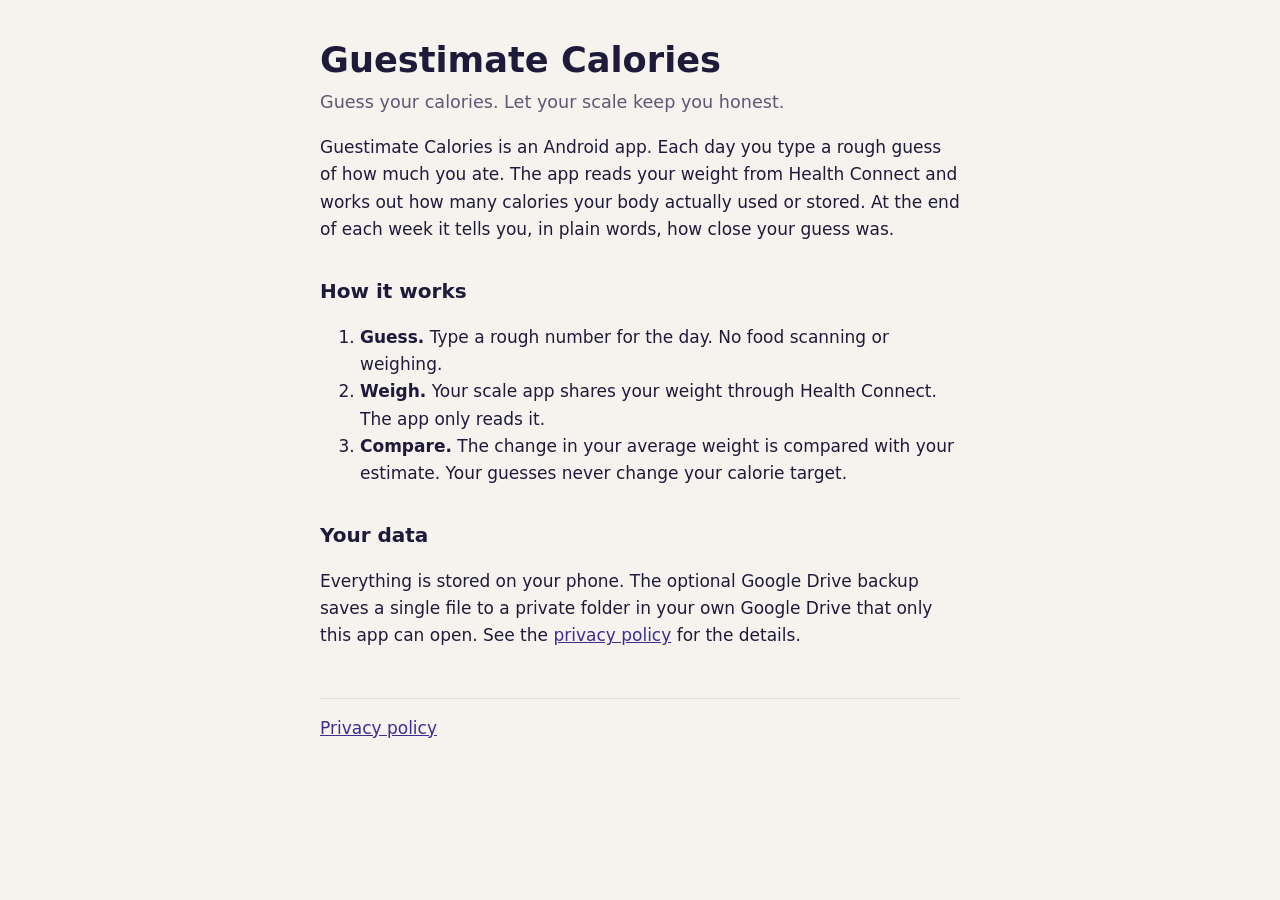
<file: index.html>
<!doctype html>
<html lang="en">
<head>
<meta charset="utf-8">
<meta name="viewport" content="width=device-width, initial-scale=1">
<title>Guestimate Calories</title>
<meta name="description" content="Guestimate Calories: log a rough calorie number each day and see how close it was to what your weight actually did.">
<link rel="stylesheet" href="style.css">
</head>
<body>
<main>
<h1>Guestimate Calories</h1>
<p class="lead">Guess your calories. Let your scale keep you honest.</p>

<p>Guestimate Calories is an Android app. Each day you type a rough guess of how much you ate. The app reads your weight from Health Connect and works out how many calories your body actually used or stored. At the end of each week it tells you, in plain words, how close your guess was.</p>

<h2>How it works</h2>
<ol>
<li><b>Guess.</b> Type a rough number for the day. No food scanning or weighing.</li>
<li><b>Weigh.</b> Your scale app shares your weight through Health Connect. The app only reads it.</li>
<li><b>Compare.</b> The change in your average weight is compared with your estimate. Your guesses never change your calorie target.</li>
</ol>

<h2>Your data</h2>
<p>Everything is stored on your phone. The optional Google Drive backup saves a single file to a private folder in your own Google Drive that only this app can open. See the <a href="privacy.html">privacy policy</a> for the details.</p>

<footer><a href="privacy.html">Privacy policy</a></footer>
</main>
</body>
</html>
</file>
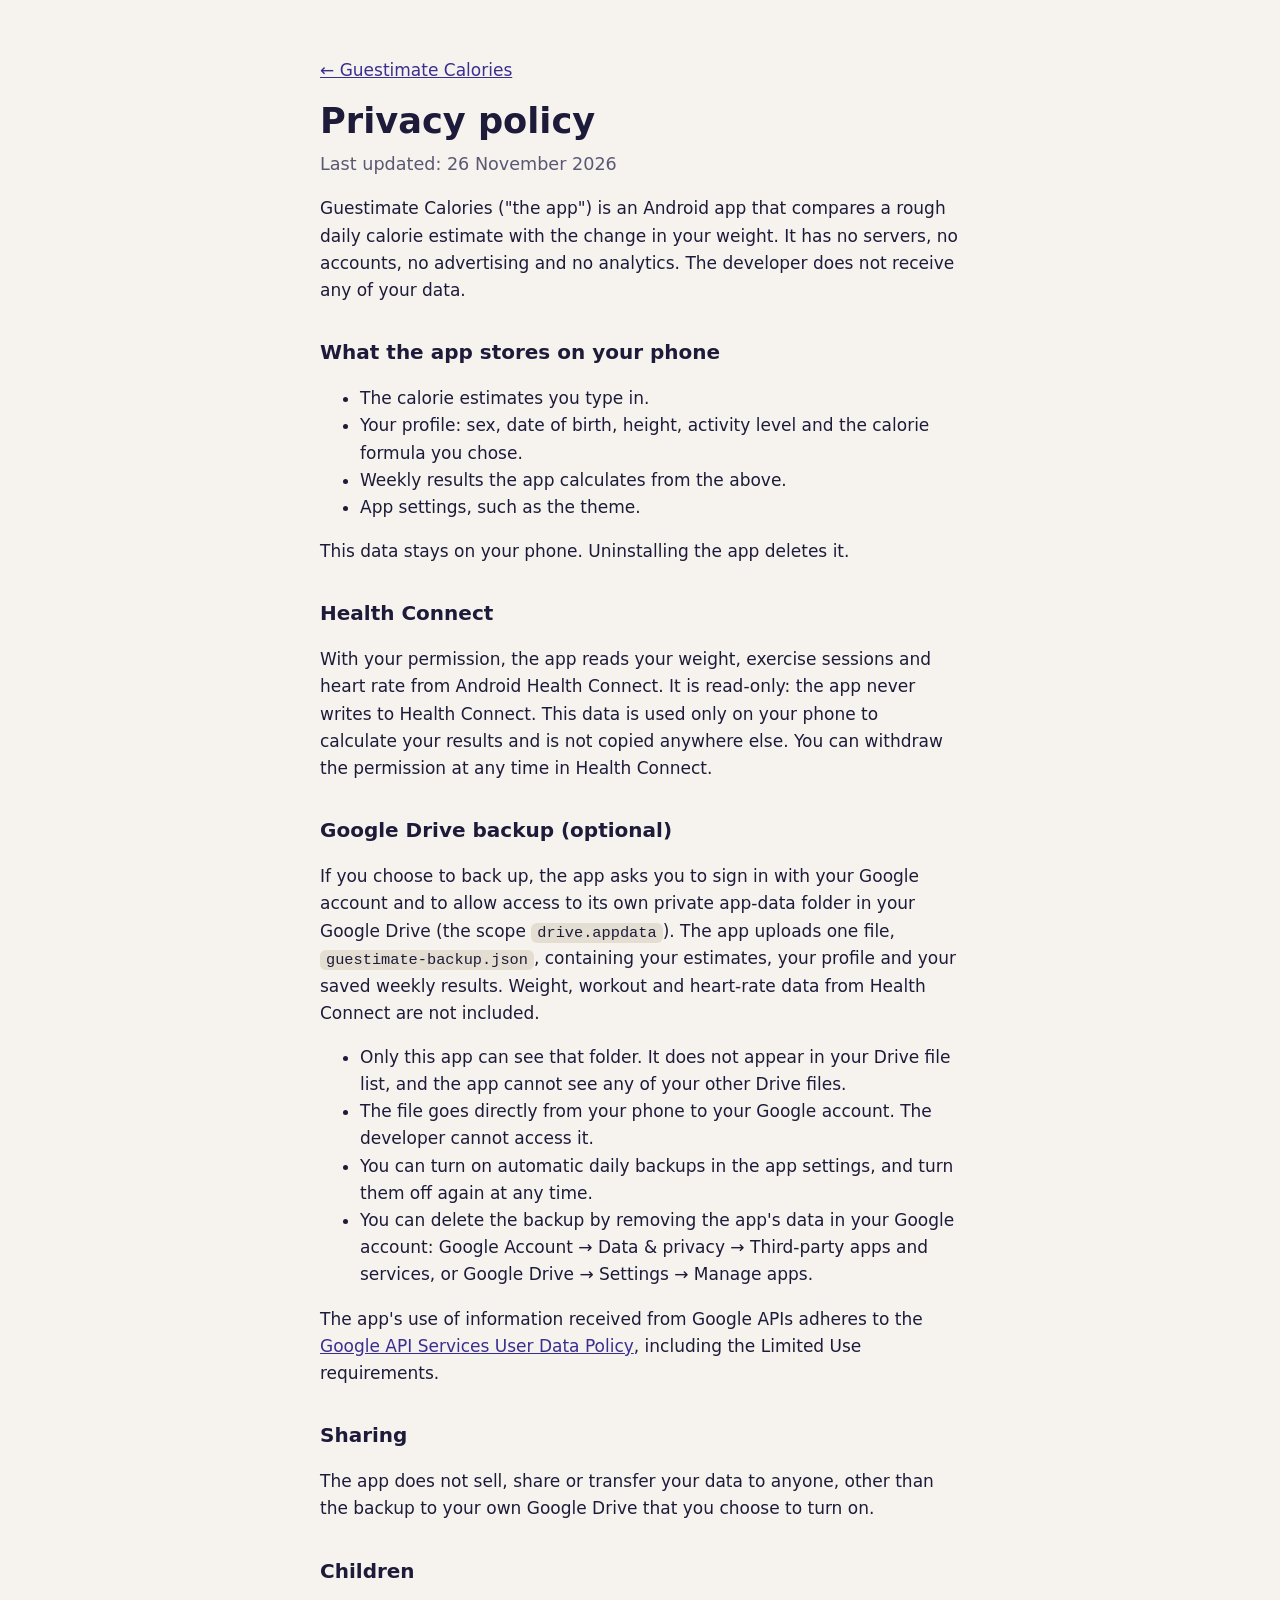
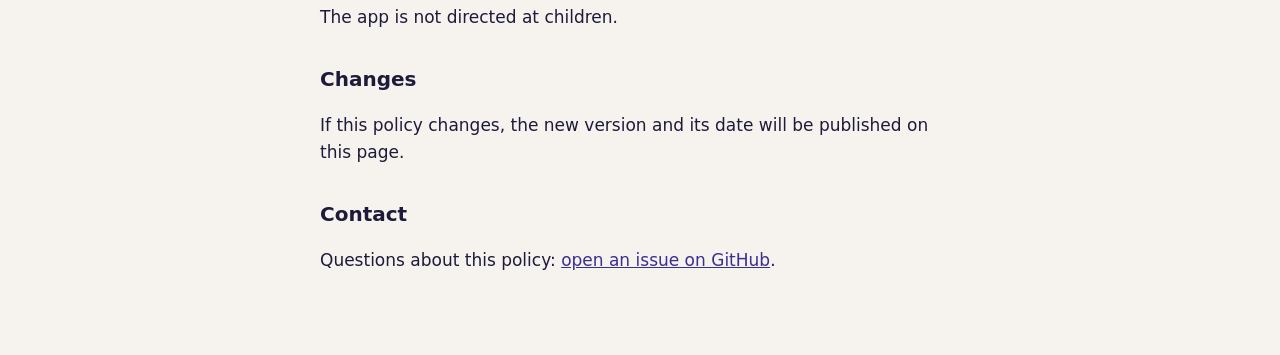
<file: privacy.html>
<!doctype html>
<html lang="en">
<head>
<meta charset="utf-8">
<meta name="viewport" content="width=device-width, initial-scale=1">
<title>Privacy policy · Guestimate Calories</title>
<link rel="stylesheet" href="style.css">
</head>
<body>
<main>
<p><a href="index.html">← Guestimate Calories</a></p>
<h1>Privacy policy</h1>
<p class="lead">Last updated: 26 November 2026</p>

<p>Guestimate Calories ("the app") is an Android app that compares a rough daily calorie estimate with the change in your weight. It has no servers, no accounts, no advertising and no analytics. The developer does not receive any of your data.</p>

<h2>What the app stores on your phone</h2>
<ul>
<li>The calorie estimates you type in.</li>
<li>Your profile: sex, date of birth, height, activity level and the calorie formula you chose.</li>
<li>Weekly results the app calculates from the above.</li>
<li>App settings, such as the theme.</li>
</ul>
<p>This data stays on your phone. Uninstalling the app deletes it.</p>

<h2>Health Connect</h2>
<p>With your permission, the app reads your weight, exercise sessions and heart rate from Android Health Connect. It is read-only: the app never writes to Health Connect. This data is used only on your phone to calculate your results and is not copied anywhere else. You can withdraw the permission at any time in Health Connect.</p>

<h2>Google Drive backup (optional)</h2>
<p>If you choose to back up, the app asks you to sign in with your Google account and to allow access to its own private app-data folder in your Google Drive (the scope <code>drive.appdata</code>). The app uploads one file, <code>guestimate-backup.json</code>, containing your estimates, your profile and your saved weekly results. Weight, workout and heart-rate data from Health Connect are not included.</p>
<ul>
<li>Only this app can see that folder. It does not appear in your Drive file list, and the app cannot see any of your other Drive files.</li>
<li>The file goes directly from your phone to your Google account. The developer cannot access it.</li>
<li>You can turn on automatic daily backups in the app settings, and turn them off again at any time.</li>
<li>You can delete the backup by removing the app's data in your Google account: Google Account → Data &amp; privacy → Third-party apps and services, or Google Drive → Settings → Manage apps.</li>
</ul>
<p>The app's use of information received from Google APIs adheres to the <a href="https://developers.google.com/terms/api-services-user-data-policy">Google API Services User Data Policy</a>, including the Limited Use requirements.</p>

<h2>Sharing</h2>
<p>The app does not sell, share or transfer your data to anyone, other than the backup to your own Google Drive that you choose to turn on.</p>

<h2>Children</h2>
<p>The app is not directed at children.</p>

<h2>Changes</h2>
<p>If this policy changes, the new version and its date will be published on this page.</p>

<h2>Contact</h2>
<p>Questions about this policy: <a href="https://github.com/kreach3r/guestimate-calories-site/issues">open an issue on GitHub</a>.</p>
</main>
</body>
</html>
</file>
<file: style.css>
:root {
  --bg: #F6F3EE; --ink: #1E1B3A; --ink2: #5B5873; --brand: #3B2E8F; --line: #E3DDD2;
}
@media (prefers-color-scheme: dark) {
  :root { --bg: #121212; --ink: #F2EFEA; --ink2: #A8A59E; --brand: #B3A8FF; --line: #34322F; }
}
* { box-sizing: border-box; }
body {
  margin: 0; background: var(--bg); color: var(--ink);
  font: 17px/1.6 system-ui, -apple-system, "Segoe UI", Roboto, sans-serif;
}
main { max-width: 680px; margin: 0 auto; padding: 40px 20px 64px; }
h1 { font-size: 2.2rem; line-height: 1.15; margin: 0 0 8px; }
h2 { font-size: 1.25rem; margin: 2rem 0 0.5rem; }
.lead { color: var(--ink2); font-size: 1.1rem; margin-top: 0; }
a { color: var(--brand); }
code { background: var(--line); padding: 1px 6px; border-radius: 6px; font-size: 0.9em; }
footer { margin-top: 3rem; padding-top: 1rem; border-top: 1px solid var(--line); }
</file>
